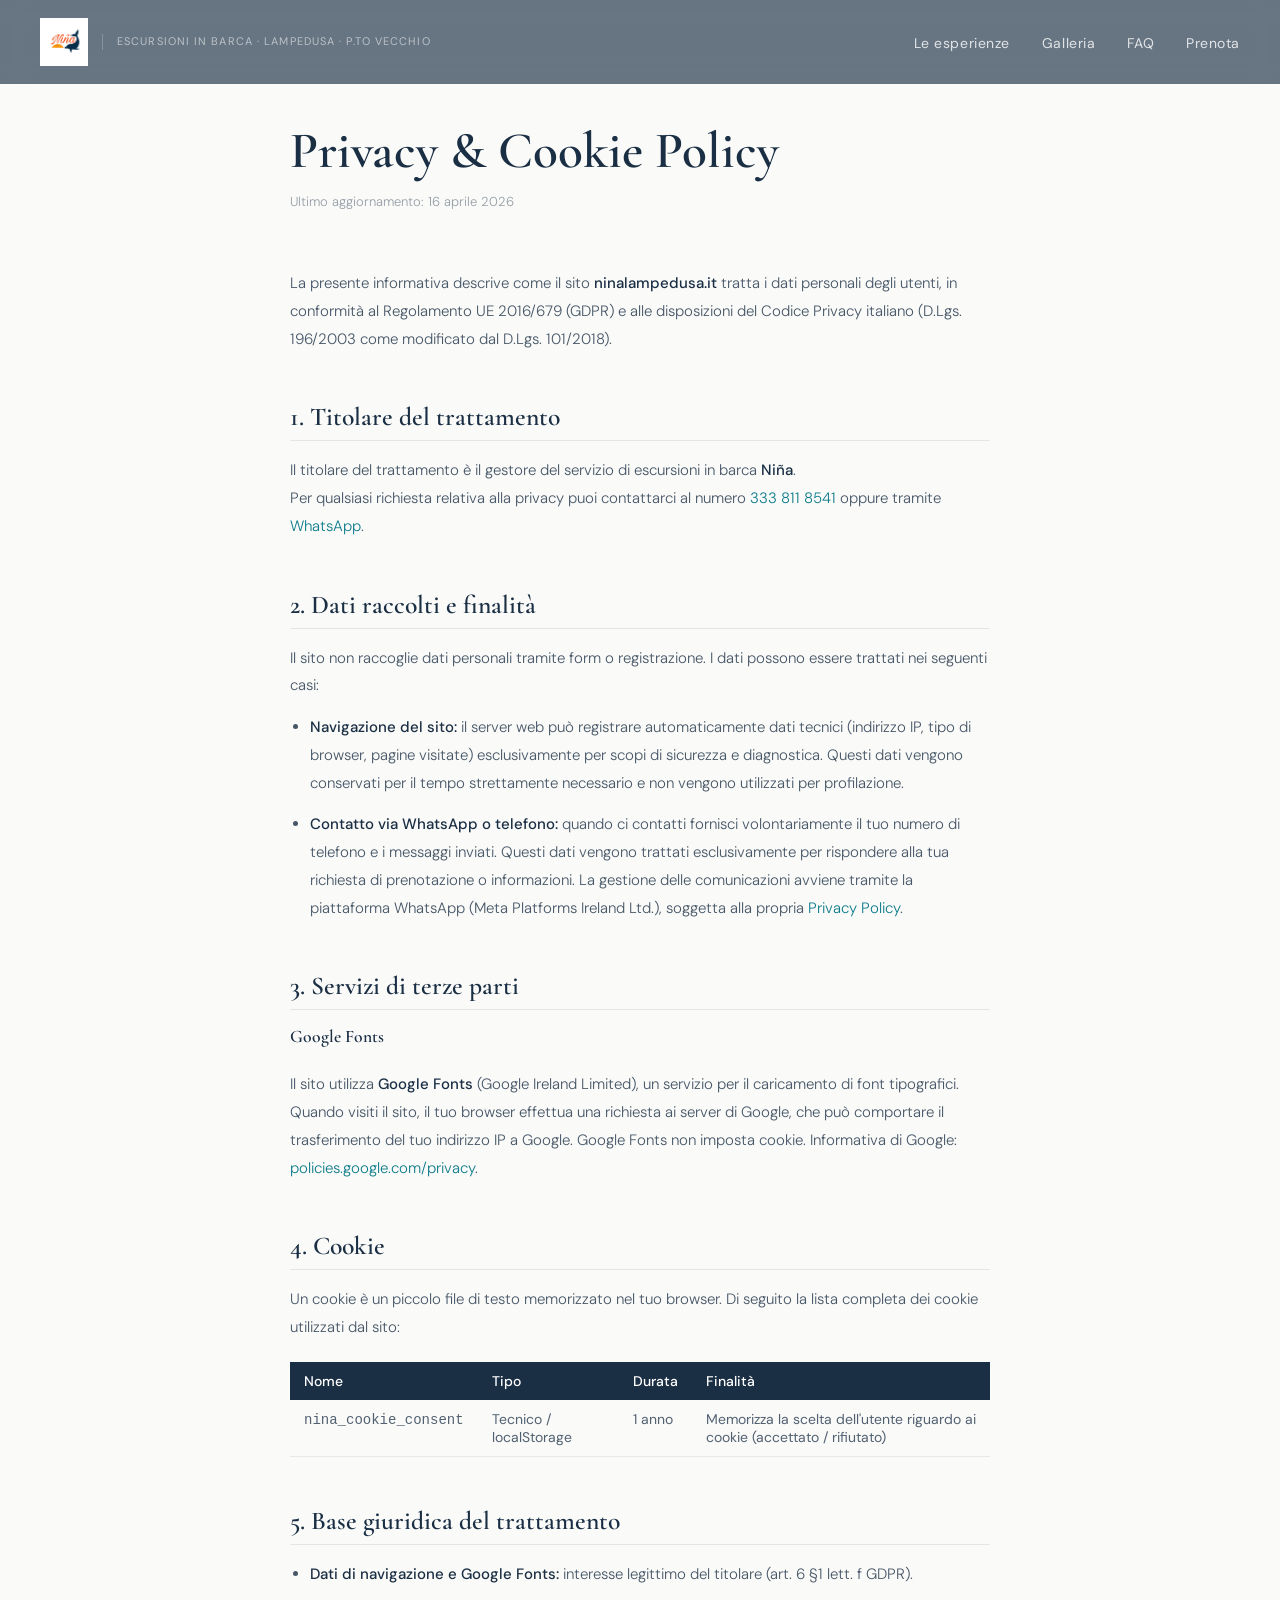
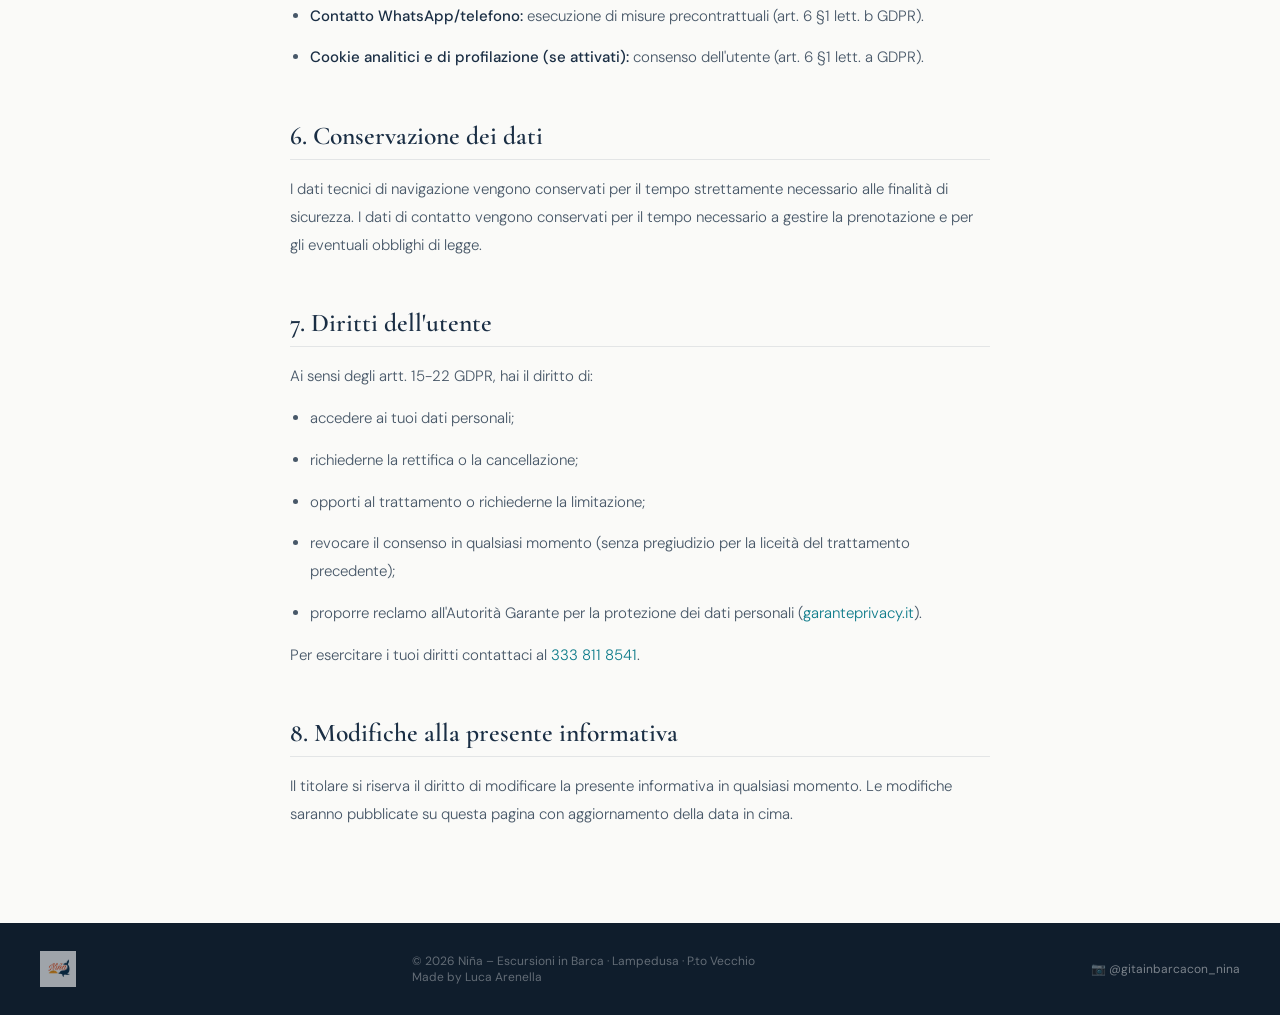
<file: privacy.html>
<!DOCTYPE html>
<html lang="it">
<head>
  <meta charset="UTF-8">
  <meta name="viewport" content="width=device-width, initial-scale=1.0">
  <title>Privacy & Cookie Policy | Niña – Escursioni in Barca Lampedusa</title>
  <meta name="description" content="Privacy Policy e Cookie Policy del sito ninalampedusa.it – Niña Escursioni in Barca Lampedusa.">
  <meta name="robots" content="noindex, follow">
  <link rel="canonical" href="https://barcaninalampedusa.it/privacy.html">
  <link rel="preconnect" href="https://fonts.googleapis.com">
  <link rel="preconnect" href="https://fonts.gstatic.com" crossorigin>
  <link href="https://fonts.googleapis.com/css2?family=Cormorant+Garamond:ital,wght@0,400;0,600;1,400&family=DM+Sans:wght@300;400;500&display=swap" rel="stylesheet">
  <link rel="stylesheet" href="style.css">
  <style>
    .privacy-page {
      max-width: 780px;
      margin: 0 auto;
      padding: 120px 40px 80px;
    }
    .privacy-page h1 {
      font-family: 'Cormorant Garamond', serif;
      font-size: clamp(2.2rem, 5vw, 3.2rem);
      font-weight: 600;
      color: var(--navy);
      margin-bottom: 8px;
    }
    .privacy-page .last-update {
      font-size: 13px;
      color: rgba(26,46,68,0.45);
      margin-bottom: 56px;
    }
    .privacy-page h2 {
      font-family: 'Cormorant Garamond', serif;
      font-size: 1.6rem;
      font-weight: 600;
      color: var(--navy);
      margin: 48px 0 16px;
      padding-bottom: 8px;
      border-bottom: 1px solid rgba(26,46,68,0.1);
    }
    .privacy-page p, .privacy-page li {
      font-size: 15px;
      font-weight: 300;
      color: rgba(26,46,68,0.8);
      line-height: 1.85;
      margin-bottom: 14px;
    }
    .privacy-page ul {
      padding-left: 20px;
      margin-bottom: 14px;
    }
    .privacy-page a {
      color: var(--ocean);
      text-decoration: none;
    }
    .privacy-page a:hover {
      text-decoration: underline;
    }
    .privacy-page strong {
      font-weight: 500;
      color: var(--navy);
    }
    .cookie-table {
      width: 100%;
      border-collapse: collapse;
      margin: 20px 0 28px;
      font-size: 14px;
    }
    .cookie-table th {
      background: var(--navy);
      color: #fff;
      font-weight: 500;
      padding: 10px 14px;
      text-align: left;
    }
    .cookie-table td {
      padding: 10px 14px;
      border-bottom: 1px solid rgba(26,46,68,0.08);
      color: rgba(26,46,68,0.75);
      vertical-align: top;
    }
    .cookie-table tr:nth-child(even) td {
      background: rgba(26,46,68,0.03);
    }
    @media (max-width: 900px) {
      .privacy-page { padding: 100px 24px 60px; }
      .cookie-table { font-size: 13px; }
    }
  </style>
</head>
<body>

  <!-- NAV -->
  <nav>
    <div class="nav-logo">
      <a href="/" style="display:flex;align-items:center;gap:14px;text-decoration:none;">
        <img src="img/logo.jpeg" alt="Niña – Escursioni in Barca Lampedusa" width="48" height="48">
        <span class="nav-tagline">Escursioni in Barca &middot; Lampedusa &middot; P.to Vecchio</span>
      </a>
    </div>
    <ul class="nav-links">
      <li><a href="/#esperienze">Le esperienze</a></li>
      <li><a href="/#gallery">Galleria</a></li>
      <li><a href="/#faq">FAQ</a></li>
      <li><a href="/#contatti">Prenota</a></li>
    </ul>
    <button class="nav-burger" aria-label="Menu" aria-expanded="false">
      <span></span><span></span><span></span>
    </button>
  </nav>
  <div class="nav-mobile-menu" aria-hidden="true">
    <a href="/#esperienze">Le esperienze</a>
    <a href="/#gallery">Galleria</a>
    <a href="/#faq">FAQ</a>
    <a href="/#contatti">Prenota</a>
  </div>

  <!-- CONTENUTO -->
  <main class="privacy-page">
    <h1>Privacy &amp; Cookie Policy</h1>
    <p class="last-update">Ultimo aggiornamento: 16 aprile 2026</p>

    <p>
      La presente informativa descrive come il sito <strong>ninalampedusa.it</strong> tratta i dati personali degli utenti,
      in conformità al Regolamento UE 2016/679 (GDPR) e alle disposizioni del Codice Privacy italiano (D.Lgs. 196/2003
      come modificato dal D.Lgs. 101/2018).
    </p>

    <h2>1. Titolare del trattamento</h2>
    <p>
      Il titolare del trattamento è il gestore del servizio di escursioni in barca <strong>Niña</strong>.<br>
      Per qualsiasi richiesta relativa alla privacy puoi contattarci al numero <a href="tel:+393338118541">333 811 8541</a>
      oppure tramite <a href="https://wa.me/393338118541" target="_blank" rel="noopener">WhatsApp</a>.
    </p>

    <h2>2. Dati raccolti e finalità</h2>
    <p>Il sito non raccoglie dati personali tramite form o registrazione. I dati possono essere trattati nei seguenti casi:</p>
    <ul>
      <li>
        <strong>Navigazione del sito:</strong> il server web può registrare automaticamente dati tecnici
        (indirizzo IP, tipo di browser, pagine visitate) esclusivamente per scopi di sicurezza e diagnostica.
        Questi dati vengono conservati per il tempo strettamente necessario e non vengono utilizzati per profilazione.
      </li>
      <li>
        <strong>Contatto via WhatsApp o telefono:</strong> quando ci contatti fornisci volontariamente il tuo
        numero di telefono e i messaggi inviati. Questi dati vengono trattati esclusivamente per rispondere
        alla tua richiesta di prenotazione o informazioni. La gestione delle comunicazioni avviene tramite
        la piattaforma WhatsApp (Meta Platforms Ireland Ltd.), soggetta alla propria
        <a href="https://www.whatsapp.com/legal/privacy-policy-eea" target="_blank" rel="noopener">Privacy Policy</a>.
      </li>
    </ul>

    <h2>3. Servizi di terze parti</h2>

    <h2 style="font-size:1.1rem;border:none;margin-top:16px;">Google Fonts</h2>
    <p>
      Il sito utilizza <strong>Google Fonts</strong> (Google Ireland Limited), un servizio per il caricamento
      di font tipografici. Quando visiti il sito, il tuo browser effettua una richiesta ai server di Google,
      che può comportare il trasferimento del tuo indirizzo IP a Google. Google Fonts non imposta cookie.
      Informativa di Google:
      <a href="https://policies.google.com/privacy" target="_blank" rel="noopener">policies.google.com/privacy</a>.
    </p>

    <!-- ═══ SEZIONE DA ATTIVARE QUANDO SI AGGIUNGE GOOGLE ANALYTICS ═══
    <h2 style="font-size:1.1rem;border:none;margin-top:16px;">Google Analytics</h2>
    <p>
      Il sito utilizza Google Analytics (Google Ireland Limited) per raccogliere dati statistici anonimi
      sulla navigazione. Google Analytics imposta cookie di profilazione. Il trattamento avviene solo
      previo consenso dell'utente. Puoi revocare il consenso in qualsiasi momento tramite il banner cookie.
      Informativa: <a href="https://policies.google.com/privacy" target="_blank" rel="noopener">policies.google.com/privacy</a>.
    </p>
    ═══ FINE SEZIONE ═══ -->

    <!-- ═══ SEZIONE DA ATTIVARE QUANDO SI AGGIUNGE FACEBOOK PIXEL ═══
    <h2 style="font-size:1.1rem;border:none;margin-top:16px;">Meta Pixel (Facebook)</h2>
    <p>
      Il sito utilizza Meta Pixel (Meta Platforms Ireland Ltd.) per misurare l'efficacia delle inserzioni
      pubblicitarie su Facebook e Instagram. Meta Pixel imposta cookie di profilazione e raccoglie dati
      sulle azioni compiute nel sito. Il trattamento avviene solo previo consenso dell'utente. Puoi
      revocare il consenso in qualsiasi momento tramite il banner cookie.
      Informativa: <a href="https://www.facebook.com/privacy/policy/" target="_blank" rel="noopener">facebook.com/privacy/policy</a>.
    </p>
    ═══ FINE SEZIONE ═══ -->

    <h2>4. Cookie</h2>
    <p>
      Un cookie è un piccolo file di testo memorizzato nel tuo browser. Di seguito la lista completa
      dei cookie utilizzati dal sito:
    </p>
    <table class="cookie-table">
      <thead>
        <tr>
          <th>Nome</th>
          <th>Tipo</th>
          <th>Durata</th>
          <th>Finalità</th>
        </tr>
      </thead>
      <tbody>
        <tr>
          <td><code>nina_cookie_consent</code></td>
          <td>Tecnico / localStorage</td>
          <td>1 anno</td>
          <td>Memorizza la scelta dell'utente riguardo ai cookie (accettato / rifiutato)</td>
        </tr>
        <!-- ═══ DA ATTIVARE CON GOOGLE ANALYTICS ═══
        <tr>
          <td><code>_ga</code>, <code>_ga_*</code></td>
          <td>Analitico (terze parti)</td>
          <td>2 anni</td>
          <td>Google Analytics – distingue gli utenti per statistiche di navigazione</td>
        </tr>
        ═══ FINE ═══ -->
        <!-- ═══ DA ATTIVARE CON FACEBOOK PIXEL ═══
        <tr>
          <td><code>_fbp</code></td>
          <td>Profilazione (terze parti)</td>
          <td>90 giorni</td>
          <td>Meta Pixel – identifica i browser per la misurazione delle conversioni pubblicitarie</td>
        </tr>
        ═══ FINE ═══ -->
      </tbody>
    </table>

    <h2>5. Base giuridica del trattamento</h2>
    <ul>
      <li><strong>Dati di navigazione e Google Fonts:</strong> interesse legittimo del titolare (art. 6 §1 lett. f GDPR).</li>
      <li><strong>Contatto WhatsApp/telefono:</strong> esecuzione di misure precontrattuali (art. 6 §1 lett. b GDPR).</li>
      <li><strong>Cookie analitici e di profilazione (se attivati):</strong> consenso dell'utente (art. 6 §1 lett. a GDPR).</li>
    </ul>

    <h2>6. Conservazione dei dati</h2>
    <p>
      I dati tecnici di navigazione vengono conservati per il tempo strettamente necessario alle finalità
      di sicurezza. I dati di contatto vengono conservati per il tempo necessario a gestire la prenotazione
      e per gli eventuali obblighi di legge.
    </p>

    <h2>7. Diritti dell'utente</h2>
    <p>Ai sensi degli artt. 15-22 GDPR, hai il diritto di:</p>
    <ul>
      <li>accedere ai tuoi dati personali;</li>
      <li>richiederne la rettifica o la cancellazione;</li>
      <li>opporti al trattamento o richiederne la limitazione;</li>
      <li>revocare il consenso in qualsiasi momento (senza pregiudizio per la liceità del trattamento precedente);</li>
      <li>proporre reclamo all'Autorità Garante per la protezione dei dati personali (<a href="https://www.garanteprivacy.it" target="_blank" rel="noopener">garanteprivacy.it</a>).</li>
    </ul>
    <p>Per esercitare i tuoi diritti contattaci al <a href="tel:+393338118541">333 811 8541</a>.</p>

    <h2>8. Modifiche alla presente informativa</h2>
    <p>
      Il titolare si riserva il diritto di modificare la presente informativa in qualsiasi momento.
      Le modifiche saranno pubblicate su questa pagina con aggiornamento della data in cima.
    </p>
  </main>

  <!-- FOOTER -->
  <footer>
    <img src="img/logo.jpeg" alt="Niña logo">
      <p class="footer-text">© <span id="copyright-year">2026</span> Niña – Escursioni in Barca · Lampedusa · P.to Vecchio<br>Made by Luca Arenella</p>
    <a href="https://www.instagram.com/gitainbarcacon_nina/" class="footer-instagram" target="_blank" rel="noopener" aria-label="Seguici su Instagram">📷 @gitainbarcacon_nina</a>
  </footer>

  <script>
    // Minimal burger menu for privacy page
    const burger = document.querySelector('.nav-burger');
    const mobileMenu = document.querySelector('.nav-mobile-menu');
    burger.addEventListener('click', () => {
      const isOpen = burger.classList.toggle('open');
      mobileMenu.classList.toggle('open', isOpen);
      burger.setAttribute('aria-expanded', isOpen);
      mobileMenu.setAttribute('aria-hidden', !isOpen);
    });
  </script>

</body>
</html>
</file>
<file: style.css>
*, *::before, *::after { box-sizing: border-box; margin: 0; padding: 0; }

:root {
  --navy:   #1a2e44;
  --coral:  #D94F2A;
  --amber:  #E8951A;
  --sand:   #F5EDD8;
  --ocean:  #0D7B8A;
  --white:  #FAFAF8;
  --text:   #1a2e44;
}

html { scroll-behavior: smooth; }

body {
  font-family: 'DM Sans', sans-serif;
  background: var(--white);
  color: var(--text);
  overflow-x: hidden;
}

/* ── NAV ── */
nav {
  position: fixed;
  top: 0; left: 0; right: 0;
  z-index: 100;
  display: flex;
  justify-content: space-between;
  align-items: center;
  padding: 18px 40px;
  background: rgba(26, 46, 68, 0.65);
  backdrop-filter: blur(12px);
}

.nav-logo {
  display: flex;
  align-items: center;
  gap: 14px;
}

.nav-logo img {
  height: 48px;
  /* filter: brightness(0) invert(1); */
}

.nav-tagline {
  color: rgba(255,255,255,0.55);
  font-size: 11px;
  font-weight: 400;
  letter-spacing: 0.1em;
  text-transform: uppercase;
  line-height: 1.4;
  border-left: 1px solid rgba(255,255,255,0.2);
  padding-left: 14px;
}

.nav-links {
  display: flex;
  gap: 32px;
  list-style: none;
}

.nav-links a {
  color: rgba(255,255,255,0.8);
  text-decoration: none;
  font-size: 14px;
  font-weight: 400;
  letter-spacing: 0.04em;
  transition: color 0.2s;
}

.nav-links a:hover { color: var(--amber); }

.nav-links a.active {
  color: var(--amber);
  border-bottom: 2px solid var(--amber);
  padding-bottom: 2px;
}

/* ── NAV BURGER ── */
.nav-burger {
  display: none;
  flex-direction: column;
  justify-content: space-between;
  width: 24px;
  height: 18px;
  background: none;
  border: none;
  cursor: pointer;
  padding: 0;
  z-index: 200;
}

.nav-burger span {
  display: block;
  height: 2px;
  width: 100%;
  background: rgba(255,255,255,0.9);
  border-radius: 2px;
  transition: transform 0.3s ease, opacity 0.3s ease;
}

.nav-burger.open span:nth-child(1) {
  transform: translateY(8px) rotate(45deg);
}
.nav-burger.open span:nth-child(2) {
  opacity: 0;
}
.nav-burger.open span:nth-child(3) {
  transform: translateY(-8px) rotate(-45deg);
}

/* ── MOBILE MENU PANEL ── */
.nav-mobile-menu {
  display: none;
  position: fixed;
  top: 72px;
  left: 0;
  right: 0;
  z-index: 99;
  flex-direction: column;
  align-items: center;
  gap: 0;
  background: rgba(26,46,68,0.97);
  backdrop-filter: blur(14px);
  padding: 8px 0 16px;
  opacity: 0;
  pointer-events: none;
  transition: opacity 0.25s ease;
}

.nav-mobile-menu.open {
  opacity: 1;
  pointer-events: auto;
}

.nav-mobile-menu a {
  color: rgba(255,255,255,0.85);
  text-decoration: none;
  font-size: 17px;
  font-weight: 400;
  letter-spacing: 0.04em;
  padding: 14px 32px;
  width: 100%;
  text-align: center;
  transition: color 0.2s;
}

.nav-mobile-menu a:hover,
.nav-mobile-menu a.active { color: var(--amber); }

/* ── HERO ── */
.hero {
  position: relative;
  height: 100vh;
  min-height: 600px;
  overflow: hidden;
  display: flex;
  align-items: center;
  justify-content: center;
}

.hero-bg {
  position: absolute;
  inset: 0;
  width: 100%;
  height: 100%;
  object-fit: cover;
  filter: blur(2.5px);
  opacity: 1;
  transition: opacity 2s ease;
}

.hero-bg.hidden {
  opacity: 0;
}

.hero-image {
  position: absolute;
  inset: 0;
  width: 100%;
  height: 100%;
  object-fit: cover;
  opacity: 0;
  transition: opacity 2s ease;
  filter: blur(0.5px);
}

.hero-image.show {
  opacity: 1;
}

.hero-fade {
  position: absolute;
  inset: 0;
  background: linear-gradient(
    to bottom,
    rgba(255, 255, 255, 0) 0%,
    rgba(255, 255, 255, 0.2) 40%,
    rgba(26, 46, 68, 0.5) 100%
  );
  opacity: 0;
  transition: opacity 2.5s ease;
  pointer-events: none;
}

.hero-fade.show {
  opacity: 1;
}

.hero-overlay {
  position: absolute;
  inset: 0;
  background: linear-gradient(
    160deg,
    rgba(26,46,68,0.65) 0%,
    rgba(13,123,138,0.30) 60%,
    rgba(26,46,68,0.20) 100%
  );
}

.hero-content {
  position: relative;
  text-align: center;
  padding: 0 24px;
  animation: fadeUp 1s ease both;
}

.hero-eyebrow {
  display: inline-block;
  font-size: 12px;
  font-weight: 500;
  letter-spacing: 0.18em;
  text-transform: uppercase;
  color: var(--amber);
  margin-bottom: 20px;
}

.hero h1 {
  font-family: 'Cormorant Garamond', serif;
  font-size: clamp(3rem, 8vw, 6rem);
  font-weight: 600;
  color: #fff;
  line-height: 1.05;
  margin-bottom: 24px;
}

.hero h1 em {
  font-style: italic;
  color: var(--amber);
}

.hero-sub {
  font-size: 16px;
  font-weight: 300;
  color: rgba(255,255,255,0.85);
  max-width: 480px;
  margin: 0 auto 40px;
  line-height: 1.7;
}

.hero-cta {
  display: inline-flex;
  align-items: center;
  gap: 10px;
  background: var(--coral);
  color: #fff;
  text-decoration: none;
  font-size: 14px;
  font-weight: 500;
  padding: 14px 32px;
  border-radius: 40px;
  letter-spacing: 0.03em;
  transition: background 0.25s, transform 0.2s;
}

.hero-cta:hover {
  background: #c04020;
  transform: translateY(-2px);
}

.hero-scroll {
  position: absolute;
  bottom: 32px;
  left: 50%;
  transform: translateX(-50%);
  display: flex;
  flex-direction: column;
  align-items: center;
  gap: 8px;
  color: rgba(255,255,255,0.5);
  font-size: 16px;
  font-weight: 600;
  letter-spacing: 0.12em;
  text-transform: uppercase;
  animation: bounce 2s ease infinite;
  transition: opacity 0.3s ease, visibility 0.3s ease;
}

.hero-scroll.hidden {
  opacity: 0;
  visibility: hidden;
}

.hero-scroll::before {
  content: '';
  display: block;
  width: 1px;
  height: 40px;
  background: rgba(255,255,255,0.3);
}

/* ── INTRO ── */
.intro {
  display: grid;
  grid-template-columns: 1fr 1fr;
  gap: 0;
  min-height: 520px;
}

.intro-img {
  position: relative;
  overflow: hidden;
}

.intro-img img,
.intro-img video {
  width: 100%;
  height: 100%;
  object-fit: cover;
  display: block;
  transition: transform 6s ease;
}

.intro-img:hover img,
.intro-img:hover video { transform: scale(1.04); }

.intro-text {
  background: var(--navy);
  padding: 72px 64px;
  display: flex;
  flex-direction: column;
  justify-content: center;
}

.section-label {
  font-size: 11px;
  font-weight: 500;
  letter-spacing: 0.18em;
  text-transform: uppercase;
  color: var(--amber);
  margin-bottom: 16px;
}

.intro-text h2 {
  font-family: 'Cormorant Garamond', serif;
  font-size: clamp(2rem, 3.5vw, 3rem);
  font-weight: 600;
  color: #fff;
  line-height: 1.2;
  margin-bottom: 24px;
}

.intro-text p {
  font-size: 15px;
  font-weight: 300;
  color: rgba(255,255,255,0.75);
  line-height: 1.8;
  margin-bottom: 16px;
}

/* ── ESPERIENZE ── */
.esperienze {
  background: var(--sand);
  padding: 100px 40px;
}

.section-header {
  text-align: center;
  margin-bottom: 64px;
}

.section-header h2 {
  font-family: 'Cormorant Garamond', serif;
  font-size: clamp(2.2rem, 4vw, 3.5rem);
  font-weight: 600;
  color: var(--navy);
  line-height: 1.15;
}

.esperienze-grid {
  display: grid;
  grid-template-columns: repeat(auto-fit, minmax(300px, 1fr));
  gap: 32px;
  max-width: 1100px;
  margin: 0 auto;
}

.card-esperienza {
  background: var(--white);
  border-radius: 20px;
  overflow: hidden;
  box-shadow: 0 4px 32px rgba(26,46,68,0.10);
  transition: transform 0.3s, box-shadow 0.3s;
}

.card-esperienza:hover {
  transform: translateY(-6px);
  box-shadow: 0 12px 48px rgba(26,46,68,0.16);
}

.card-img {
  height: 240px;
  overflow: hidden;
}

.card-img img,
.card-img video {
  width: 100%;
  height: 100%;
  object-fit: cover;
  transition: transform 0.6s ease;
}

.card-esperienza:hover .card-img img,
.card-esperienza:hover .card-img video { transform: scale(1.06); }

.card-body {
  padding: 32px 28px;
}

.card-tag {
  display: inline-block;
  font-size: 11px;
  font-weight: 500;
  letter-spacing: 0.12em;
  text-transform: uppercase;
  padding: 5px 14px;
  border-radius: 20px;
  margin-bottom: 16px;
}

.tag-day { background: #E8F5F7; color: var(--ocean); }
.tag-night { background: #FDF0E6; color: var(--coral); }
.tag-exclusive { background: #F0EDF7; color: #5C3D99; }

.card-body h3 {
  font-family: 'Cormorant Garamond', serif;
  font-size: 1.7rem;
  font-weight: 600;
  color: var(--navy);
  margin-bottom: 12px;
}

.card-body p {
  font-size: 14px;
  font-weight: 300;
  color: #555;
  line-height: 1.75;
  margin-bottom: 20px;
}

.card-details {
  display: flex;
  flex-wrap: wrap;
  gap: 12px;
  padding-top: 20px;
  border-top: 1px solid #eee;
}

.detail-chip {
  font-size: 12px;
  font-weight: 500;
  color: var(--navy);
  background: var(--sand);
  padding: 6px 14px;
  border-radius: 20px;
}

/* ── GALLERY ── */
.gallery {
  padding: 80px 40px;
  background: var(--white);
}

.gallery-grid {
  display: grid;
  grid-template-columns: repeat(12, 1fr);
  grid-template-rows: repeat(2, 260px);
  gap: 12px;
  max-width: 1200px;
  margin: 48px auto 0;
}

.gallery-grid img {
  width: 100%;
  height: 100%;
  object-fit: cover;
  border-radius: 12px;
  display: block;
  transition: transform 0.5s ease, filter 0.3s;
  filter: brightness(0.95);
}

.gallery-grid img:hover {
  transform: scale(1.02);
  filter: brightness(1.05);
}

.g1 { grid-column: 1 / 6; grid-row: 1 / 2; object-position: center center; }
.g2 { grid-column: 6 / 9; grid-row: 1 / 2; object-position: center 60%; }
.g3 { grid-column: 9 / 13; grid-row: 1 / 3; object-position: center 65%; }
.g4 { grid-column: 1 / 4; grid-row: 2 / 3; object-position: center 40%; }
.g5 { grid-column: 4 / 9; grid-row: 2 / 3; object-position: center 20%; }

/* ── CONTATTI ── */
.contatti {
  background: var(--navy);
  padding: 100px 40px;
  text-align: center;
  position: relative;
  overflow: hidden;
}

.contatti::before {
  content: 'Niña';
  position: absolute;
  font-family: 'Cormorant Garamond', serif;
  font-size: 280px;
  font-weight: 600;
  color: rgba(255,255,255,0.03);
  left: 50%;
  top: 50%;
  transform: translate(-50%, -50%);
  white-space: nowrap;
  pointer-events: none;
}

.contatti .section-label { margin-bottom: 20px; }

.contatti h2 {
  font-family: 'Cormorant Garamond', serif;
  font-size: clamp(2.5rem, 5vw, 4.5rem);
  font-weight: 600;
  color: #fff;
  line-height: 1.1;
  margin-bottom: 20px;
}

.contatti h2 em {
  font-style: italic;
  color: var(--amber);
}

.contatti-sub {
  font-size: 15px;
  font-weight: 300;
  color: rgba(255,255,255,0.6);
  max-width: 420px;
  margin: 0 auto 48px;
  line-height: 1.7;
}

.cta-group {
  display: flex;
  gap: 16px;
  justify-content: center;
  flex-wrap: wrap;
  position: relative;
}

.btn-primary {
  display: inline-flex;
  align-items: center;
  gap: 10px;
  background: #25D366;
  color: #fff;
  text-decoration: none;
  font-size: 15px;
  font-weight: 500;
  padding: 16px 36px;
  border-radius: 40px;
  transition: background 0.25s, transform 0.2s;
}

.btn-primary:hover {
  background: #1ebe5a;
  transform: translateY(-2px);
}

.btn-secondary {
  display: inline-flex;
  align-items: center;
  gap: 10px;
  background: transparent;
  color: rgba(255,255,255,0.85);
  text-decoration: none;
  font-size: 15px;
  font-weight: 400;
  padding: 16px 36px;
  border-radius: 40px;
  border: 1px solid rgba(255,255,255,0.25);
  transition: border-color 0.25s, color 0.2s, transform 0.2s;
}

.btn-secondary:hover {
  border-color: rgba(255,255,255,0.6);
  color: #fff;
  transform: translateY(-2px);
}

/* ── FOOTER ── */
footer {
  background: #0f1d2c;
  padding: 28px 40px;
  display: flex;
  justify-content: space-between;
  align-items: center;
  flex-wrap: wrap;
  gap: 12px;
}

footer img {
  height: 36px;
  /* filter: brightness(0) invert(1); */
  opacity: 0.6;
}

.footer-text {
  font-size: 12px;
  color: rgba(255,255,255,0.35);
}

.footer-links {
  display: flex;
  flex-direction: column;
  align-items: flex-end;
  gap: 6px;
}

.footer-instagram {
  font-size: 12px;
  color: rgba(255,255,255,0.45);
  text-decoration: none;
  transition: color 0.2s;
}
.footer-instagram:hover {
  color: #fff;
}

.footer-privacy {
  font-size: 11px;
  color: rgba(255,255,255,0.25);
  text-decoration: none;
  letter-spacing: 0.03em;
  transition: color 0.2s;
}
.footer-privacy:hover {
  color: rgba(255,255,255,0.6);
}

.footer-cookie-btn {
  background: none;
  border: none;
  cursor: pointer;
  font-family: inherit;
  padding: 0;
}

/* ── COOKIE BANNER ── */
.cookie-banner {
  position: fixed;
  bottom: 0;
  left: 0;
  right: 0;
  z-index: 999;
  background: rgba(15, 29, 44, 0.97);
  backdrop-filter: blur(10px);
  border-top: 1px solid rgba(255,255,255,0.08);
  transform: translateY(100%);
  transition: transform 0.4s cubic-bezier(0.22, 1, 0.36, 1);
}

.cookie-banner.cookie-banner-visible {
  transform: translateY(0);
}

.cookie-banner-inner {
  max-width: 1100px;
  margin: 0 auto;
  padding: 18px 40px;
  display: flex;
  align-items: center;
  gap: 32px;
  flex-wrap: wrap;
}

.cookie-banner-text {
  flex: 1;
  font-size: 13px;
  font-weight: 300;
  color: rgba(255,255,255,0.65);
  line-height: 1.6;
  min-width: 200px;
  margin-bottom: 0;
}

.cookie-banner-text a {
  color: var(--amber);
  text-decoration: none;
}
.cookie-banner-text a:hover {
  text-decoration: underline;
}

.cookie-banner-actions {
  display: flex;
  gap: 10px;
  flex-shrink: 0;
}

.cookie-btn {
  font-family: 'DM Sans', sans-serif;
  font-size: 13px;
  font-weight: 500;
  padding: 10px 22px;
  border-radius: 30px;
  border: none;
  cursor: pointer;
  transition: background 0.2s, transform 0.15s;
  white-space: nowrap;
}

.cookie-btn-accept {
  background: var(--coral);
  color: #fff;
}
.cookie-btn-accept:hover {
  background: #c04020;
  transform: translateY(-1px);
}

.cookie-btn-reject {
  background: transparent;
  color: rgba(255,255,255,0.6);
  border: 1px solid rgba(255,255,255,0.2);
}
.cookie-btn-reject:hover {
  border-color: rgba(255,255,255,0.5);
  color: #fff;
  transform: translateY(-1px);
}

.cookie-btn-customize {
  background: transparent;
  color: rgba(255,255,255,0.6);
  border: 1px solid rgba(255,255,255,0.2);
}
.cookie-btn-customize:hover {
  border-color: rgba(255,255,255,0.5);
  color: #fff;
  transform: translateY(-1px);
}

/* ── Cookie preference panel ── */
.cookie-prefs {
  width: 100%;
}

.cookie-prefs-title {
  font-size: 13px;
  font-weight: 500;
  color: rgba(255,255,255,0.85);
  letter-spacing: 0.06em;
  text-transform: uppercase;
  margin-bottom: 16px;
}

.cookie-pref-row {
  display: flex;
  align-items: center;
  justify-content: space-between;
  gap: 24px;
  padding: 12px 0;
  border-bottom: 1px solid rgba(255,255,255,0.06);
}

.cookie-pref-info {
  display: flex;
  flex-direction: column;
  gap: 2px;
}

.cookie-pref-name {
  font-size: 13px;
  font-weight: 500;
  color: rgba(255,255,255,0.85);
}

.cookie-pref-desc {
  font-size: 12px;
  font-weight: 300;
  color: rgba(255,255,255,0.4);
  line-height: 1.5;
}

.cookie-always-on {
  font-size: 11px;
  font-weight: 500;
  color: var(--amber);
  letter-spacing: 0.06em;
  text-transform: uppercase;
  flex-shrink: 0;
}

/* Toggle switch */
.cookie-toggle {
  position: relative;
  display: inline-block;
  width: 44px;
  height: 24px;
  flex-shrink: 0;
  cursor: pointer;
}

.cookie-toggle input {
  opacity: 0;
  width: 0;
  height: 0;
  position: absolute;
}

.cookie-toggle span {
  position: absolute;
  inset: 0;
  background: rgba(255,255,255,0.15);
  border-radius: 24px;
  transition: background 0.25s;
}

.cookie-toggle span::before {
  content: '';
  position: absolute;
  width: 18px;
  height: 18px;
  left: 3px;
  top: 3px;
  background: #fff;
  border-radius: 50%;
  transition: transform 0.25s;
}

.cookie-toggle input:checked + span {
  background: var(--coral);
}

.cookie-toggle input:checked + span::before {
  transform: translateX(20px);
}

.cookie-prefs-actions {
  display: flex;
  gap: 10px;
  justify-content: flex-end;
  padding-top: 16px;
}

@media (max-width: 900px) {
  .cookie-banner-inner {
    padding: 16px 24px;
    gap: 16px;
  }
  .cookie-banner-actions {
    flex-wrap: wrap;
  }
  .cookie-pref-row {
    gap: 16px;
  }
  .footer-links { align-items: center; }
}

/* ── BACK TO TOP ── */
.back-to-top {
  position: fixed;
  bottom: 32px;
  right: 32px;
  width: 48px;
  height: 48px;
  background: var(--coral);
  color: #fff;
  border: none;
  border-radius: 50%;
  font-size: 24px;
  font-weight: bold;
  cursor: pointer;
  opacity: 0;
  visibility: hidden;
  transition: opacity 0.3s ease, visibility 0.3s ease, transform 0.2s ease, bottom 0.1s linear;
  z-index: 50;
  display: flex;
  align-items: center;
  justify-content: center;
  box-shadow: 0 4px 12px rgba(217, 79, 42, 0.3);
}

.back-to-top:hover {
  background: #c04020;
  transform: translateY(-3px);
  box-shadow: 0 6px 16px rgba(217, 79, 42, 0.4);
}

.back-to-top.visible {
  opacity: 1;
  visibility: visible;
}

/* ── ANIMATIONS ── */
@keyframes fadeUp {
  from { opacity: 0; transform: translateY(30px); }
  to   { opacity: 1; transform: translateY(0); }
}

@keyframes bounce {
  0%, 100% { transform: translateX(-50%) translateY(0); }
  50%       { transform: translateX(-50%) translateY(8px); }
}

/* ── FAQ ── */
.faq {
  padding: 96px 40px;
  max-width: 820px;
  margin: 0 auto;
}

.faq .section-header {
  text-align: center;
  margin-bottom: 56px;
}

.faq-list {
  display: flex;
  flex-direction: column;
  gap: 0;
  border-top: 1px solid rgba(26,46,68,0.12);
}

.faq-item {
  border-bottom: 1px solid rgba(26,46,68,0.12);
}

.faq-question {
  width: 100%;
  display: flex;
  justify-content: space-between;
  align-items: center;
  background: none;
  border: none;
  padding: 22px 4px;
  cursor: pointer;
  text-align: left;
  font-family: 'DM Sans', sans-serif;
  font-size: 17px;
  font-weight: 500;
  color: var(--navy);
  gap: 16px;
  transition: color 0.2s;
}

.faq-question:hover { color: var(--ocean); }

.faq-icon {
  font-size: 22px;
  font-weight: 300;
  color: var(--ocean);
  flex-shrink: 0;
  transition: transform 0.3s ease;
  line-height: 1;
}

.faq-question[aria-expanded="true"] .faq-icon {
  transform: rotate(45deg);
}

.faq-answer {
  overflow: hidden;
  max-height: 0;
  transition: max-height 0.35s ease;
}

.faq-answer.open {
  max-height: 400px;
}

.faq-answer > p {
  padding: 4px 4px 22px;
  font-size: 15.5px;
  line-height: 1.75;
  color: rgba(26,46,68,0.75);
}

.faq-answer > p a {
  color: var(--ocean);
  text-decoration: none;
}

.faq-answer > p a:hover {
  text-decoration: underline;
}


/* ── RESPONSIVE ── */
@media (max-width: 900px) {
  nav { padding: 16px 24px; }
  .nav-links { display: none; }
  .nav-burger { display: flex; }
  .nav-mobile-menu { display: flex; }
  .nav-tagline { display: none; }

  .intro {
    grid-template-columns: 1fr;
    min-height: auto;
  }

  .intro-img { height: 300px; }
  .intro-text { padding: 48px 32px; }

  .esperienze { padding: 64px 24px; }

  .gallery { padding: 64px 24px; }

  .gallery-grid {
    grid-template-columns: 1fr 1fr;
    grid-template-rows: auto;
  }

  .g1, .g2, .g3, .g4, .g5 {
    grid-column: auto;
    grid-row: auto;
    height: 200px;
  }

  .g3 { grid-column: span 2; }

  .contatti { padding: 72px 24px; }

  .faq { padding: 64px 24px; }

  footer {
    flex-direction: column;
    text-align: center;
  }
}
</file>
